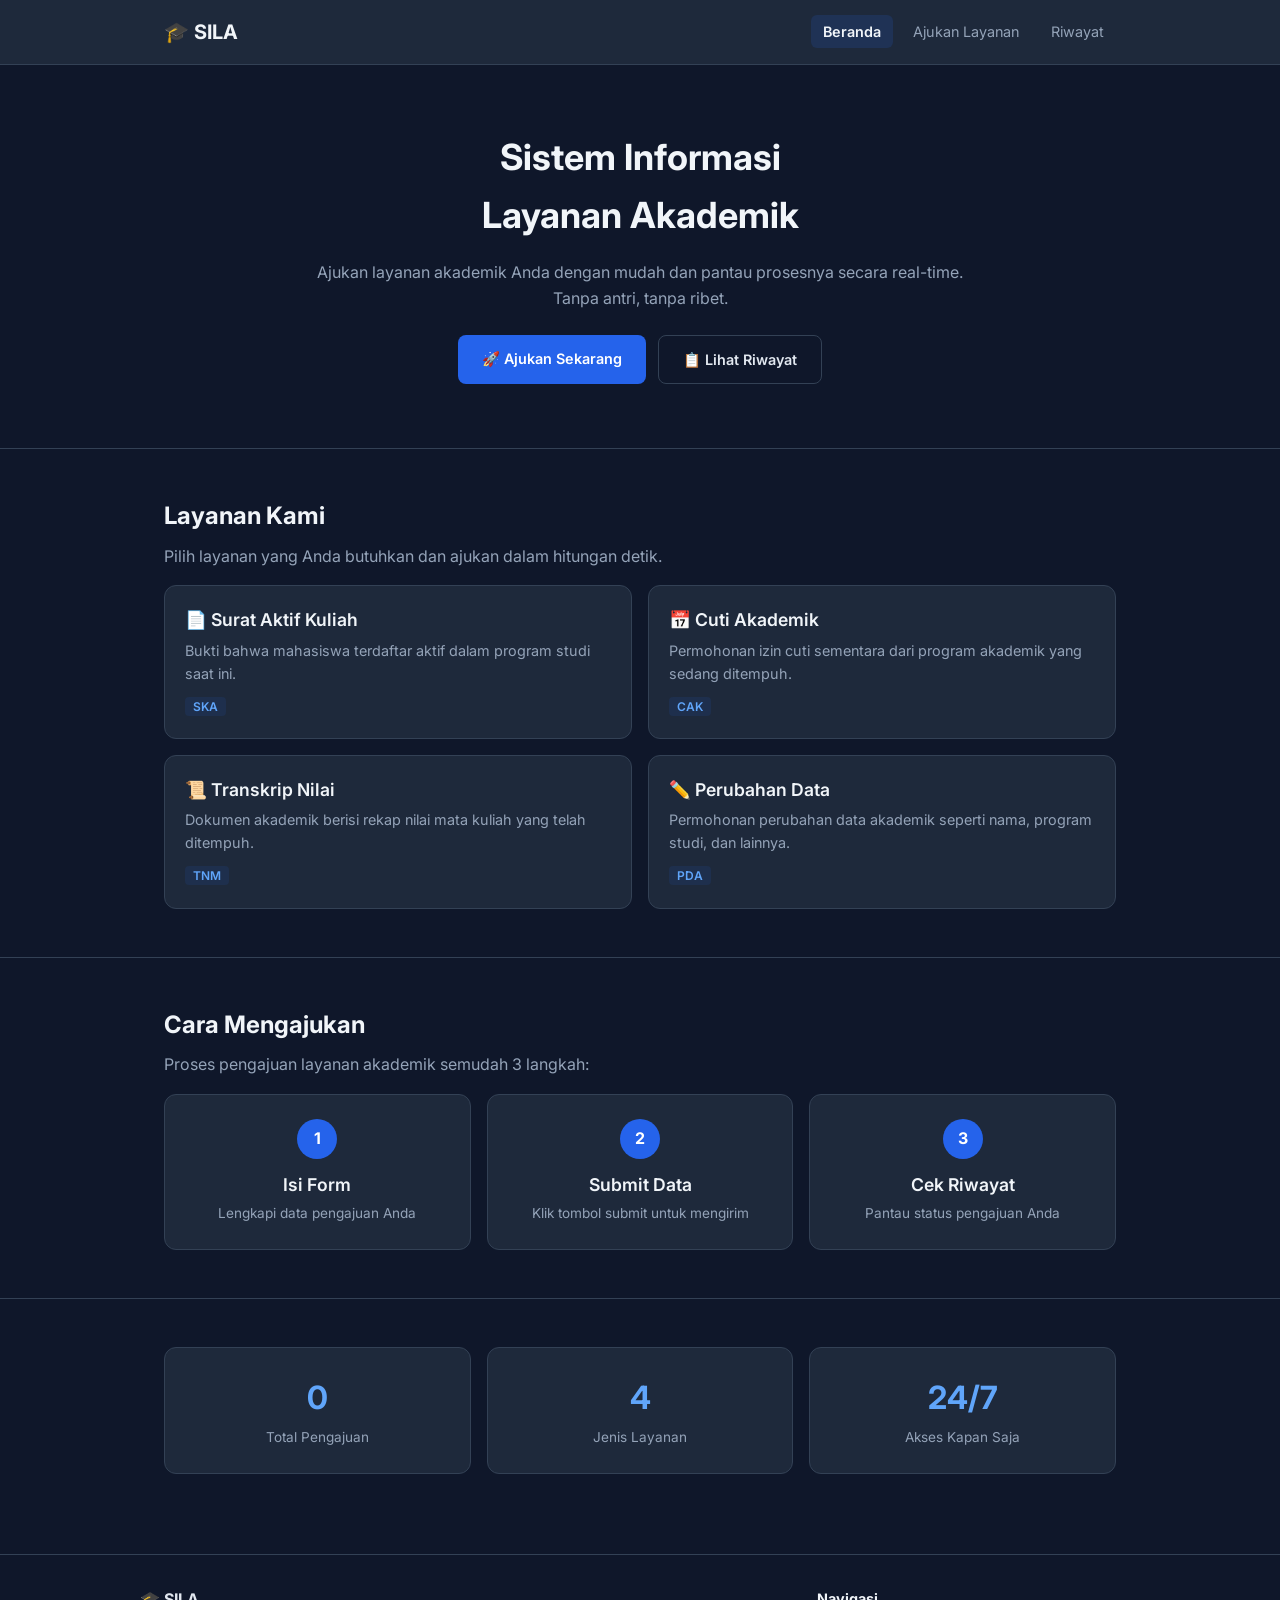
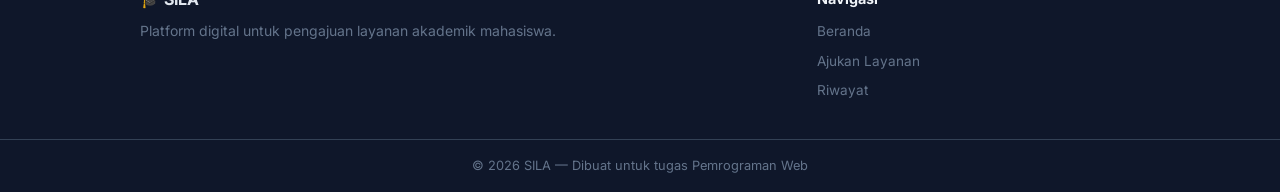
<file: index.html>
<!DOCTYPE html>
<html lang="id">

<head>
    <meta charset="UTF-8">
    <meta name="viewport" content="width=device-width, initial-scale=1.0">
    <title>SILA — Sistem Informasi Layanan Akademik</title>
    <link rel="preconnect" href="https://fonts.googleapis.com">
    <link rel="preconnect" href="https://fonts.gstatic.com" crossorigin>
    <link href="https://fonts.googleapis.com/css2?family=Inter:wght@400;600;700&display=swap" rel="stylesheet">
    <link rel="stylesheet" href="/css/style.css">
</head>

<body>

    <!-- HEADER & NAVIGASI -->
    <header class="navbar">
        <div class="container navbar-inner">
            <a href="index.html" class="logo">🎓 SILA</a>
            <input type="checkbox" id="navToggle" class="nav-toggle">
            <label for="navToggle" class="hamburger">
                <span></span>
                <span></span>
                <span></span>
            </label>
            <nav>
                <ul class="nav-menu">
                    <li><a href="index.html" class="active">Beranda</a></li>
                    <li><a href="layanan.html">Ajukan Layanan</a></li>
                    <li><a href="riwayat.html">Riwayat</a></li>
                </ul>
            </nav>
        </div>
    </header>

    <main>

        <!-- Hero -->
        <section class="hero">
            <div class="container">
                <h1>Sistem Informasi<br>Layanan Akademik</h1>
                <p>Ajukan layanan akademik Anda dengan mudah dan pantau prosesnya secara real-time.<br>Tanpa antri,
                    tanpa ribet.</p>
                <div class="hero-buttons">
                    <a href="layanan.html" class="btn btn-primary">🚀 Ajukan Sekarang</a>
                    <a href="riwayat.html" class="btn btn-outline">📋 Lihat Riwayat</a>
                </div>
            </div>
        </section>

        <!-- Daftar Layanan -->
        <section class="section">
            <div class="container">
                <h2>Layanan Kami</h2>
                <p class="section-desc">Pilih layanan yang Anda butuhkan dan ajukan dalam hitungan detik.</p>
                <div class="cards-grid">
                    <article class="card">
                        <h3>📄 Surat Aktif Kuliah</h3>
                        <p>Bukti bahwa mahasiswa terdaftar aktif dalam program studi saat ini.</p>
                        <span class="card-code">SKA</span>
                    </article>
                    <article class="card">
                        <h3>📅 Cuti Akademik</h3>
                        <p>Permohonan izin cuti sementara dari program akademik yang sedang ditempuh.</p>
                        <span class="card-code">CAK</span>
                    </article>
                    <article class="card">
                        <h3>📜 Transkrip Nilai</h3>
                        <p>Dokumen akademik berisi rekap nilai mata kuliah yang telah ditempuh.</p>
                        <span class="card-code">TNM</span>
                    </article>
                    <article class="card">
                        <h3>✏️ Perubahan Data</h3>
                        <p>Permohonan perubahan data akademik seperti nama, program studi, dan lainnya.</p>
                        <span class="card-code">PDA</span>
                    </article>
                </div>
            </div>
        </section>

        <!-- Cara Mengajukan -->
        <section class="section">
            <div class="container">
                <h2>Cara Mengajukan</h2>
                <p class="section-desc">Proses pengajuan layanan akademik semudah 3 langkah:</p>
                <div class="steps-grid">
                    <div class="step">
                        <div class="step-number">1</div>
                        <h3>Isi Form</h3>
                        <p>Lengkapi data pengajuan Anda</p>
                    </div>
                    <div class="step">
                        <div class="step-number">2</div>
                        <h3>Submit Data</h3>
                        <p>Klik tombol submit untuk mengirim</p>
                    </div>
                    <div class="step">
                        <div class="step-number">3</div>
                        <h3>Cek Riwayat</h3>
                        <p>Pantau status pengajuan Anda</p>
                    </div>
                </div>
            </div>
        </section>

        <!-- Statistik -->
        <section class="section">
            <div class="container">
                <div class="stats-grid">
                    <div class="stat">
                        <div class="stat-number">0</div>
                        <div class="stat-label">Total Pengajuan</div>
                    </div>
                    <div class="stat">
                        <div class="stat-number">4</div>
                        <div class="stat-label">Jenis Layanan</div>
                    </div>
                    <div class="stat">
                        <div class="stat-number">24/7</div>
                        <div class="stat-label">Akses Kapan Saja</div>
                    </div>
                </div>
            </div>
        </section>

    </main>

    <!-- FOOTER -->
    <footer class="footer">
        <div class="container footer-inner">
            <div>
                <strong>🎓 SILA</strong>
                <p>Platform digital untuk pengajuan layanan akademik mahasiswa.</p>
            </div>
            <div class="footer-nav">
                <h4>Navigasi</h4>
                <ul>
                    <li><a href="index.html">Beranda</a></li>
                    <li><a href="layanan.html">Ajukan Layanan</a></li>
                    <li><a href="riwayat.html">Riwayat</a></li>
                </ul>
            </div>
        </div>
        <div class="footer-bottom">
            <div class="container">
                <p>&copy; 2026 SILA — Dibuat untuk tugas Pemrograman Web</p>
            </div>
        </div>
    </footer>

</body>

</html>
</file>
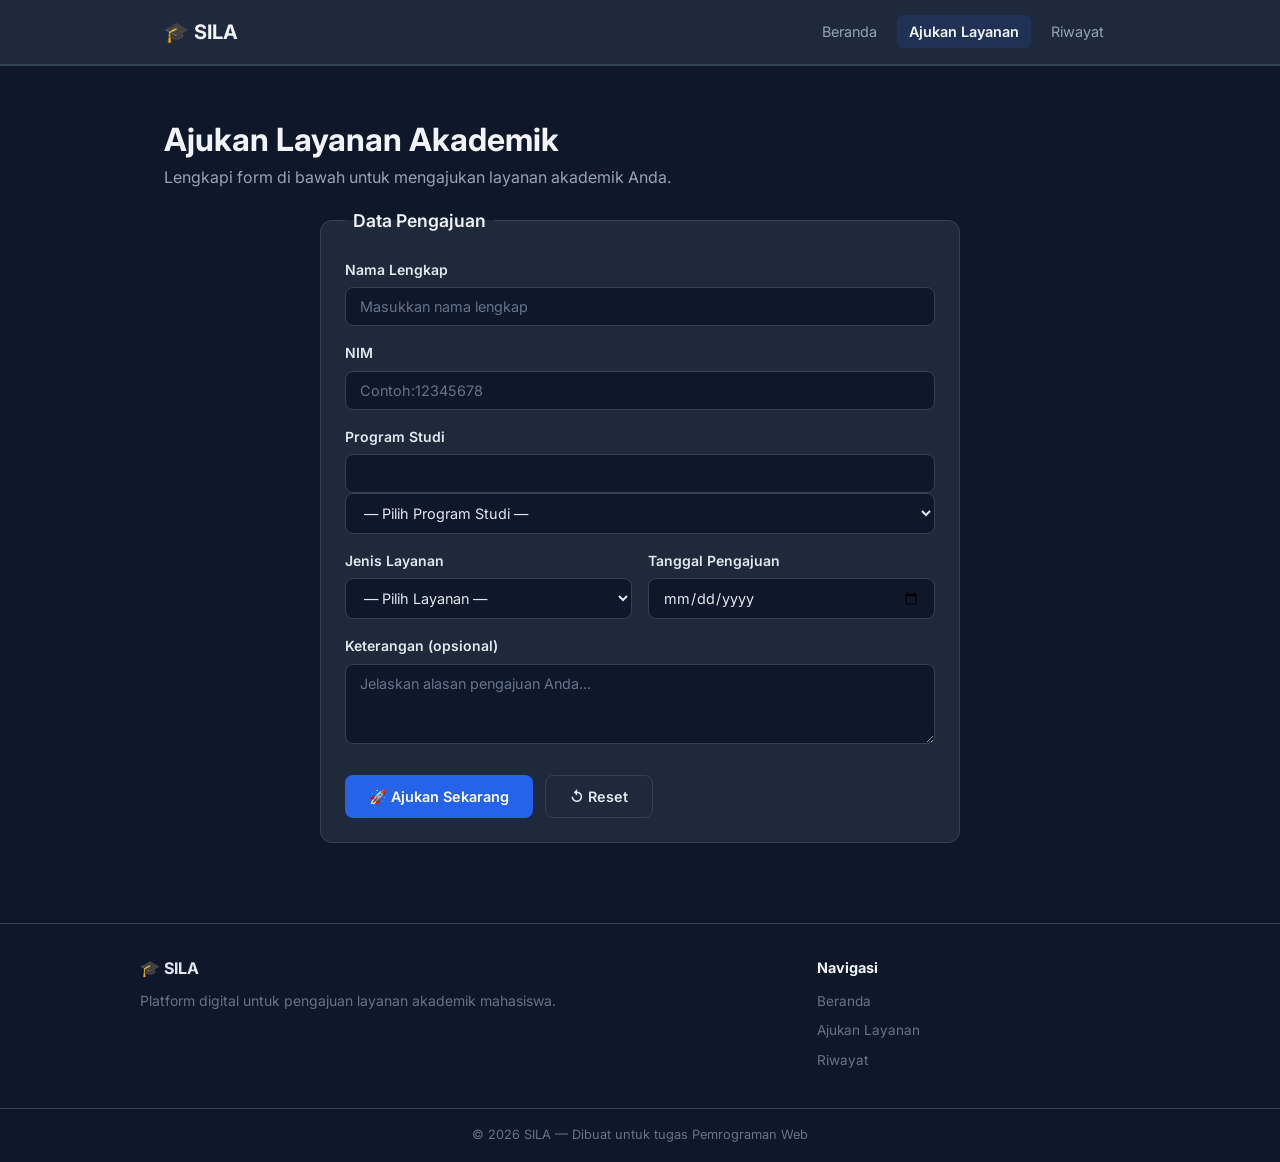
<file: layanan.html>
<!DOCTYPE html>
<html lang="id">
 
<head>
    <meta charset="UTF-8">
    <meta name="viewport" content="width=device-width, initial-scale=1.0">
    <title>Ajukan Layanan — SILA</title>
    <link rel="preconnect" href="https://fonts.googleapis.com">
    <link rel="preconnect" href="https://fonts.gstatic.com" crossorigin>
    <link href="https://fonts.googleapis.com/css2?family=Inter:wght@400;600;700&display=swap" rel="stylesheet">
    <link rel="stylesheet" href="css/style.css">
</head>
 
<body>
 
    <!-- HEADER & NAVIGASI -->
    <header class="navbar">
        <div class="container navbar-inner">
            <a href="index.html" class="logo">🎓 SILA</a>
            <input type="checkbox" id="navToggle" class="nav-toggle">
            <label for="navToggle" class="hamburger">
                <span></span>
                <span></span>
                <span></span>
            </label>
            <nav>
                <ul class="nav-menu">
                    <li><a href="index.html">Beranda</a></li>
                    <li><a href="layanan.html" class="active">Ajukan Layanan</a></li>
                    <li><a href="riwayat.html">Riwayat</a></li>
                </ul>
            </nav>
        </div>
    </header>
 
    <main>
        <section class="section">
            <div class="container">
                <h1>Ajukan Layanan Akademik</h1>
                <p class="section-desc">Lengkapi form di bawah untuk mengajukan layanan akademik Anda.</p>
 
                <!--Nama Lengkap, NIM, Program Studi, Jenis Layanan, Tanggal Pengajuan, Keterangan-->
                <!-- Awal Form-->
                <form action="#" target="_blank" method="post" class="form-card">
                    <fieldset>
                        <legend>Data Pengajuan</legend>
 
                        <!-- Nama Lengkap-->
                        <div class="form-group">
                            <label for="nama">Nama Lengkap</label>
                            <input type="text" id="nama" name="nama" placeholder="Masukkan nama lengkap" required>
                        </div>
 
                        <!--NIM dan Prodi-->
                        <div>
                            <!--NIM-->
                            <div class="form-group">
                                <label for="nim">NIM</label>
                                <input type="text" id="nim" name="nim" placeholder="Contoh:
12345678" maxlength="8" required>
                            </div>
                            <!--Prodi-->
                            <div class="form-group">
                                <label for="prodi">Program Studi</label>
                                <input type="text" id="prodi">
                                <select id="prodi" name="prodi" required>
                                    <option value="">— Pilih Program Studi —</option>
                                    <option value="Sistem Informasi">Sistem
                                        Informasi</option>
                                    <option value="Teknik Informatika">Teknik
                                        Informatika</option>
                                    <option value="Manajemen">Manajemen</option>
                                    <option value="Akuntansi">Akuntansi</option>
                                </select>
                            </div>
                        </div>
                        <!--Jenis layanan dan Tanggal-->
                        <!-- Jenis Layanan-->
                        <div class="form-row">
                            <div class="form-group">
                                <label for="layanan">Jenis Layanan</label>
                                <select id="layanan" name="layanan" required>
                                    <option value="">— Pilih Layanan —</option>
                                    <option value="SKA">SKA — Surat Aktif Kuliah</option>
                                    <option value="CAK">CAK — Cuti Akademik</option>
                                    <option value="TNM">TNM — Transkrip Nilai</option>
                                    <option value="PDA">PDA — Perubahan Data</option>
                                </select>
                            </div>
                            <!--Tanggal-->
                            <div class="form-group">
                                <label for="tanggal">Tanggal Pengajuan</label>
                                <input type="date" id="tanggal" name="tanggal" required>
                            </div>
                        </div>
                        <!--Keterangan-->
                        <div class="form-group">
                            <label for="keterangan">Keterangan (opsional)</label>
                            <textarea id="keterangan" name="keterangan" rows="3"
                                placeholder="Jelaskan alasan pengajuan Anda..."></textarea>
                        </div>
 
                        <!--Button-->
                        <div class="form-actions">
                            <button type="submit" class="btn btn-primary">🚀 Ajukan
                                Sekarang</button>
                            <button type="reset" class="btn btn-outline">↺ Reset</button>
                        </div>
                    </fieldset>
                </form>
 
                <!-- Akhir Form-->
 
 
            </div>
        </section>
    </main>
 
    <!-- FOOTER -->
    <footer class="footer">
        <div class="container footer-inner">
            <div>
                <strong>🎓 SILA</strong>    
                <p>Platform digital untuk pengajuan layanan akademik mahasiswa.</p>
            </div>
            <div class="footer-nav">
                <h4>Navigasi</h4>
                <ul>
                    <li><a href="index.html">Beranda</a></li>
                    <li><a href="layanan.html">Ajukan Layanan</a></li>
                    <li><a href="riwayat.html">Riwayat</a></li>
                </ul>
            </div>
        </div>
        <div class="footer-bottom">
            <div class="container">
                <p>&copy; 2026 SILA — Dibuat untuk tugas Pemrograman Web</p>
            </div>
        </div>
    </footer>
 
</body>
 
</html>
</file>
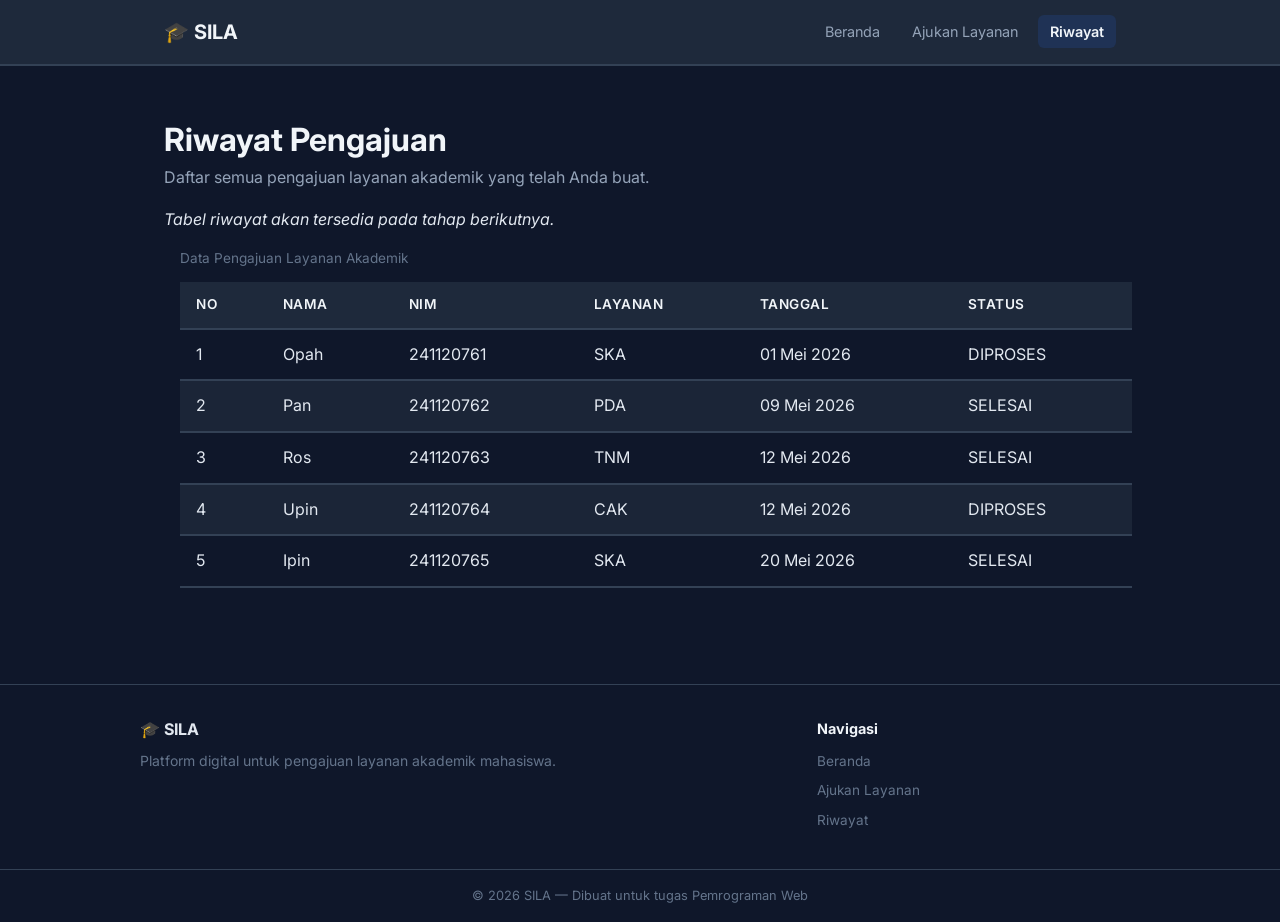
<file: riwayat.html>
<!doctype html>
<html lang="id">
  <head>
    <meta charset="UTF-8" />
    <meta name="viewport" content="width=device-width, initial-scale=1.0" />
    <title>Riwayat Pengajuan — SILA</title>
    <link rel="preconnect" href="https://fonts.googleapis.com" />
    <link rel="preconnect" href="https://fonts.gstatic.com" crossorigin />
    <link
      href="https://fonts.googleapis.com/css2?family=Inter:wght@400;600;700&display=swap"
      rel="stylesheet"
    />
    <link rel="stylesheet" href="css/style.css" />
  </head>

  <body>
    <!-- HEADER & NAVIGASI -->
    <header class="navbar">
      <div class="container navbar-inner">
        <a href="index.html" class="logo">🎓 SILA</a>
        <input type="checkbox" id="navToggle" class="nav-toggle" />
        <label for="navToggle" class="hamburger">
          <span></span>
          <span></span>
          <span></span>
        </label>
        <nav>
          <ul class="nav-menu">
            <li><a href="index.html">Beranda</a></li>
            <li><a href="layanan.html">Ajukan Layanan</a></li>
            <li><a href="riwayat.html" class="active">Riwayat</a></li>
          </ul>
        </nav>
      </div>
    </header>

    <main>
      <section class="section">
        <div class="container">
          <h1>Riwayat Pengajuan</h1>
          <p class="section-desc">
            Daftar semua pengajuan layanan akademik yang telah Anda buat.
          </p>
          <p><em>Tabel riwayat akan tersedia pada tahap berikutnya.</em></p>

          <!-- TABLES -->
          <table class="data-table">
            <caption>
              Data Pengajuan Layanan Akademik
            </caption>

            <thead>
              <!-- NO | NAMA | NIM | LAYANAN | TANGGAL | STATUS -->
              <tr>
                <th>NO</th>
                <th>NAMA</th>
                <th>NIM</th>
                <th>LAYANAN</th>
                <th>TANGGAL</th>
                <th>STATUS</th>
              </tr>
            </thead>

            <!-- BODY -->
            <tbody>
              <!-- TAMPILAN DATA -->

              <!-- BARIS 1 -->
              <tr>
                <td>1</td>
                <td>Opah</td>
                <td>241120761</td>
                <td>SKA</td>
                <td>01 Mei 2026</td>
                <td>DIPROSES</td>
              </tr>

              <!-- BARIS 2 -->
              <tr>
                <td>2</td>
                <td>Pan</td>
                <td>241120762</td>
                <td>PDA</td>
                <td>09 Mei 2026</td>
                <td>SELESAI</td>
              </tr>

              <!-- BARIS 3 -->
              <tr>
                <td>3</td>
                <td>Ros</td>
                <td>241120763</td>
                <td>TNM</td>
                <td>12 Mei 2026</td>
                <td>SELESAI</td>
              </tr>

              <!-- BARIS 4 -->
              <tr>
                <td>4</td>
                <td>Upin</td>
                <td>241120764</td>
                <td>CAK</td>
                <td>12 Mei 2026</td>
                <td>DIPROSES</td>
              </tr>

              <!-- BARIS 5 -->
              <tr>
                <td>5</td>
                <td>Ipin</td>
                <td>241120765</td>
                <td>SKA</td>
                <td>20 Mei 2026</td>
                <td>SELESAI</td>
              </tr>
            </tbody>
          </table>
          <!-- END TABLES -->
        </div>
      </section>
    </main>

    <!-- FOOTER -->
    <footer class="footer">
      <div class="container footer-inner">
        <div>
          <strong>🎓 SILA</strong>
          <p>Platform digital untuk pengajuan layanan akademik mahasiswa.</p>
        </div>
        <div class="footer-nav">
          <h4>Navigasi</h4>
          <ul>
            <li><a href="index.html">Beranda</a></li>
            <li><a href="layanan.html">Ajukan Layanan</a></li>
            <li><a href="riwayat.html">Riwayat</a></li>
          </ul>
        </div>
      </div>
      <div class="footer-bottom">
        <div class="container">
          <p>&copy; 2026 SILA — Dibuat untuk tugas Pemrograman Web</p>
        </div>
      </div>
    </footer>
  </body>
</html>
</file>
<file: css/style.css>
/* ================================
   CSS DASAR — SILA
   ================================ */

* {
  margin: 0;
  padding: 0;
  box-sizing: border-box;
}

body {
  background-color: #0f172a;
  color: #e2e8f0;
}

h1,
h2,
h3 {
  color: #f1f5f9;
}

a {
  color: #60a5fa;
  text-decoration: none;
}

a:hover {
  color: #93c5fd;
}

hr {
  border: none;
  border-top: 1px solid #334155;
}

/* ================================
   CSS LANJUTAN — SILA
   ================================ */

body {
  font-family: "Inter", sans-serif;
  font-size: 16px;
  line-height: 1.6;
}

h1 {
  font-size: 2rem;
  font-weight: 700;
}

h2 {
  font-size: 1.5rem;
  font-weight: 700;
  margin-bottom: 8px;
}

h3 {
  font-size: 1.1rem;
  font-weight: 600;
  margin-bottom: 4px;
}

.section-desc {
  color: #94a3b8;
  margin-bottom: 16px;
}

/* ================================
   PAGE LAYOUT — SILA
   ================================ */

.container {
  max-width: 1000px;
  margin: 0 auto;
  padding: 0 24px;
}

.navbar {
  background-color: #1e293b;
  border-bottom: 1px solid #334155;
  padding: 16px 0;
}

.navbar-inner {
  display: flex;
  justify-content: space-between;
  align-items: center;
}

.logo {
  font-size: 1.25rem;
  font-weight: 700;
  color: #f1f5f9;
}

.hero {
  padding: 64px 0;
  text-align: center;
}

.hero h1 {
  font-size: 2.25rem;
  margin-bottom: 16px;
}

.hero p {
  color: #94a3b8;
  margin-bottom: 24px;
}

.hero-buttons {
  display: flex;
  justify-content: center;
  gap: 12px;
}

.btn {
  display: inline-block;
  padding: 12px 24px;
  border-radius: 8px;
  font-size: 0.9rem;
  font-weight: 600;
  transition:
    background-color 0.3s,
    color 0.3s,
    transform 0.2s;
}

.btn-primary {
  background-color: #2563eb;
  color: #fff;
}

.btn-primary:hover {
  background-color: #1d4ed8;
  color: #fff;
  transform: translateY(-2px);
}

.btn-outline {
  border: 1px solid #334155;
  color: #e2e8f0;
}

.btn-outline:hover {
  background-color: #1e293b;
  color: #f1f5f9;
  transform: translateY(-2px);
}

.section {
  padding: 48px 0;
  border-top: 1px solid #334155;
}

.cards-grid {
  display: grid;
  grid-template-columns: 1fr 1fr;
  gap: 16px;
  margin-top: 16px;
}

.card {
  background-color: #1e293b;
  border: 1px solid #334155;
  border-radius: 12px;
  padding: 20px;
  transition:
    border-color 0.3s,
    transform 0.2s;
}

.card:hover {
  border-color: #475569;
  transform: translateY(-2px);
}

.card p {
  color: #94a3b8;
  font-size: 0.9rem;
  margin-bottom: 8px;
}

.card-code {
  font-size: 0.75rem;
  font-weight: 600;
  color: #60a5fa;
  background-color: rgba(37, 99, 235, 0.1);
  padding: 2px 8px;
  border-radius: 4px;
}

.steps-grid {
  display: flex;
  gap: 16px;
  margin-top: 16px;
}

.step {
  flex: 1;
  text-align: center;
  background-color: #1e293b;
  border: 1px solid #334155;
  border-radius: 12px;
  padding: 24px 16px;
  transition: border-color 0.3s;
}

.step:hover {
  border-color: #475569;
}

.step-number {
  width: 40px;
  height: 40px;
  background-color: #2563eb;
  color: #fff;
  border-radius: 50%;
  display: flex;
  align-items: center;
  justify-content: center;
  font-weight: 700;
  margin: 0 auto 12px;
}

.step p {
  color: #94a3b8;
  font-size: 0.85rem;
}

.stats-grid {
  display: flex;
  gap: 16px;
}

.stat {
  flex: 1;
  text-align: center;
  background-color: #1e293b;
  border: 1px solid #334155;
  border-radius: 12px;
  padding: 24px;
}

.stat-number {
  font-size: 2rem;
  font-weight: 700;
  color: #60a5fa;
}

.stat-label {
  color: #94a3b8;
  font-size: 0.85rem;
  margin-top: 4px;
}

.footer {
  border-top: 1px solid #334155;
  margin-top: 32px;
}

.footer-inner {
  display: grid;
  grid-template-columns: 2fr 1fr;
  gap: 32px;
  padding: 32px 0;
}

.footer-inner p {
  color: #64748b;
  font-size: 0.875rem;
  margin-top: 8px;
}

.footer-inner h4 {
  color: #f1f5f9;
  margin-bottom: 8px;
  font-size: 0.9rem;
}

.footer-bottom {
  border-top: 1px solid #334155;
  padding: 16px 0;
  text-align: center;
}

.footer-bottom p {
  font-size: 0.8rem;
  color: #64748b;
}

/* ================================
   STRUKTUR NAVIGASI & MENU — SILA
   ================================ */

.nav-menu {
  list-style: none;
  display: flex;
  gap: 8px;
}

.nav-menu li a {
  color: #94a3b8;
  font-size: 0.9rem;
  padding: 8px 12px;
  border-radius: 6px;
  transition:
    color 0.3s,
    background-color 0.3s;
}

.nav-menu li a:hover {
  color: #f1f5f9;
  background-color: rgba(255, 255, 255, 0.05);
}

.nav-menu li a.active {
  color: #f1f5f9;
  font-weight: 600;
  background-color: rgba(37, 99, 235, 0.15);
}

.footer-nav ul {
  list-style: none;
}

.footer-nav ul li {
  margin-bottom: 4px;
}

.footer-nav ul li a {
  color: #64748b;
  font-size: 0.85rem;
  transition: color 0.3s;
}

.footer-nav ul li a:hover {
  color: #93c5fd;
}

/* ================================
   MEDIA QUERY & RESPONSIF — SILA
   ================================ */

/* --------------------------------
   Animasi CSS (@keyframes)
   Mendefinisikan gerakan bernama 'fadeIn':
   - from: posisi awal (tersembunyi, geser ke bawah)
   - to: posisi akhir (terlihat, posisi normal)
   -------------------------------- */
@keyframes fadeIn {
  from {
    opacity: 0;
    /* transparan penuh */
    transform: translateY(20px);
    /* geser 20px ke bawah */
  }

  to {
    opacity: 1;
    /* terlihat penuh */
    transform: translateY(0);
    /* posisi normal */
  }
}

/* Hero section mendapat animasi fadeIn selama 0.6 detik */
.hero {
  animation: fadeIn 0.6s ease;
}

/* --------------------------------
   Hamburger Menu Animasi
   Saat checkbox dicentang, 3 garis hamburger
   berubah menjadi tanda 'X' (close):
   - Garis ke-1: putar 45° ke bawah
   - Garis ke-2: hilang (opacity 0)
   - Garis ke-3: putar -45° ke atas
   -------------------------------- */

.nav-toggle {
  display: none;
  /* checkbox tersembunyi */
}

.hamburger {
  display: none;
  flex-direction: column;
  gap: 5px;
  cursor: pointer;
  padding: 4px;
}

.hamburger span {
  display: block;
  width: 24px;
  height: 3px;
  background-color: #f1f5f9;
  border-radius: 2px;
  transition:
    transform 0.3s,
    opacity 0.3s;
  /* animasi garis */
}

/* Garis-1: miring ke kanan membentuk '/' */
.nav-toggle:checked ~ label .hamburger span:nth-child(1) {
  transform: translateY(8px) rotate(45deg);
}

/* Garis-2: menghilang */
.nav-toggle:checked ~ label .hamburger span:nth-child(2) {
  opacity: 0;
}

/* Garis-3: miring ke kiri membentuk '\' */
.nav-toggle:checked ~ label .hamburger span:nth-child(3) {
  transform: translateY(-8px) rotate(-45deg);
}

/* --------------------------------
   Responsive: Tablet & Mobile (<= 768px)
   Semua grid/flex berubah ke 1 kolom/baris
   agar konten tidak terlalu sempit di layar kecil.
   -------------------------------- */

/* Tablet & Mobile */
@media (max-width: 768px) {
  .navbar-inner {
    flex-wrap: wrap;
  }

  .hamburger {
    display: flex;
    /* tampilkan hamburger */
  }

  nav {
    width: 100%;
    order: 3;
  }

  .nav-menu {
    display: none;
    flex-direction: column;
    gap: 0;
    width: 100%;
    padding: 8px 0;
    border-top: 1px solid #334155;
    margin-top: 12px;
  }

  .nav-menu li a {
    display: block;
    padding: 10px 0;
    border-radius: 0;
  }

  .nav-toggle:checked ~ nav .nav-menu {
    display: flex;
  }

  /* SAMBUNG DARI SINI */
  /* ================== */

  .nav-menu {
    gap: 4px;
  }

  /* Judul hero lebih kecil di mobile */
  .hero h1 {
    font-size: 1.5rem;
  }

  /* Tombol berubah jadi vertikal (kolom) */
  .hero-buttons {
    flex-direction: column;
    align-items: center;
  }

  /* Cards: dari 2 kolom → 1 kolom */
  .cards-grid {
    grid-template-columns: 1fr;
  }

  /* Steps & stats berubah ke arah vertikal */
  .steps-grid {
    flex-direction: column;
  }

  .stats-grid {
    flex-direction: column;
  }

  /* Footer: dari 2 kolom → 1 kolom */
  .footer-inner {
    grid-template-columns: 1fr;
    gap: 24px;
  }
}

/* --------------------------------
   Responsive: Layar Sangat Kecil (<= 480px)
   Untuk smartphone kecil:
   - Judul lebih kecil lagi
   - Tombol lebar penuh (100%)
   -------------------------------- */
/* Small Mobile */
@media (max-width: 480px) {
  .hero h1 {
    font-size: 1.25rem;
  }

  /* Tombol mengisi penuh lebar layar */
  .btn {
    width: 100%;
    text-align: center;
  }
}

/* Form */

.form-card {
  max-width: 640px;
  margin: 0 auto;
}

fieldset {
  border: 1px solid #334155;
  border-radius: 12px;
  padding: 24px;
  background-color: #1e293b;
}

legend {
  font-size: 1.1rem;
  font-weight: 600;
  color: #f1f5f9;
  padding: 0 8px;
}

.form-group {
  margin-bottom: 16px;
}

.form-group label {
  display: block;
  font-size: 0.875rem;
  font-weight: 600;
  color: #e2e8f0;
  margin-bottom: 6px;
}

.form-group input,
.form-group select,
.form-group textarea {
  width: 100%;
  padding: 10px 14px;
  background-color: #0f172a;
  border: 1px solid #334155;
  border-radius: 8px;
  color: #e2e8f0;
  font-family: inherit;
  font-size: 0.9rem;
  outline: none;
  transition: border-color 0.3s;
}

.form-group input:focus,
.form-group select:focus,
.form-group textarea:focus {
  border-color: #2563eb;
}

.form-group input::placeholder,
.form-group textarea::placeholder {
  color: #64748b;
}

.form-group select {
  cursor: pointer;
}

.form-group textarea {
  resize: vertical;
  min-height: 80px;
}

.form-row {
  display: grid;
  grid-template-columns: 1fr 1fr;
  gap: 16px;
}

.form-actions {
  display: flex;
  gap: 12px;
  margin-top: 24px;
}
.form-actions .btn {
  cursor: pointer;
  border: none;
  font-family: inherit;
}
.form-actions .btn-outline {
  border: 1px solid #334155;
  background: none;
}

/*  M11 - TABLES*/

.data-table {
  width: 100%;
  border-collapse: collapse;
  /* batas gempet dengan sekitarnya */
  margin: 16px;
  min-width: 600px;
  /* batas mutlak */
}

.data-table caption {
  text-align: left;
  font-size: 0.85rem;
  color: #64748b;
  margin-bottom: 12px;
}

.data-table th,
.data-table td {
  padding: 12px 16px;
  text-align: left;
  border-bottom: 2px solid #334155;
  /* memberi garis bawah di setiap akhir barisan */
}

/* Zebra stripes dan Tittle */
.data-table th {
  background-color: #1e293b;
  color: #f1f5f9;
  font-size: 0.85rem;
  font-weight: 600;
  text-transform: uppercase;
  /* mengubah text menjadi huruf besar (uppercase) */
  letter-spacing: 0.5px;
}

.data-table d {
  color: #94a3b8;
  font-size: 0.9rem;
}

/* Zebra stripes */
.data-table tbody tr:nth-child(even) {
  background-color: rgba(30, 41, 59, 0.8);
}

/* row hover */
.data-table tbody tr:hover {
  background-color: #1e293b;
}

/* responsive table */
@media (max-width: 760px) {
  .data-table {
    font-size: 0.8rem;
  }
  .data-table th,
  .data-table td {
    padding: 8px 10px;
  }
}
</file>
